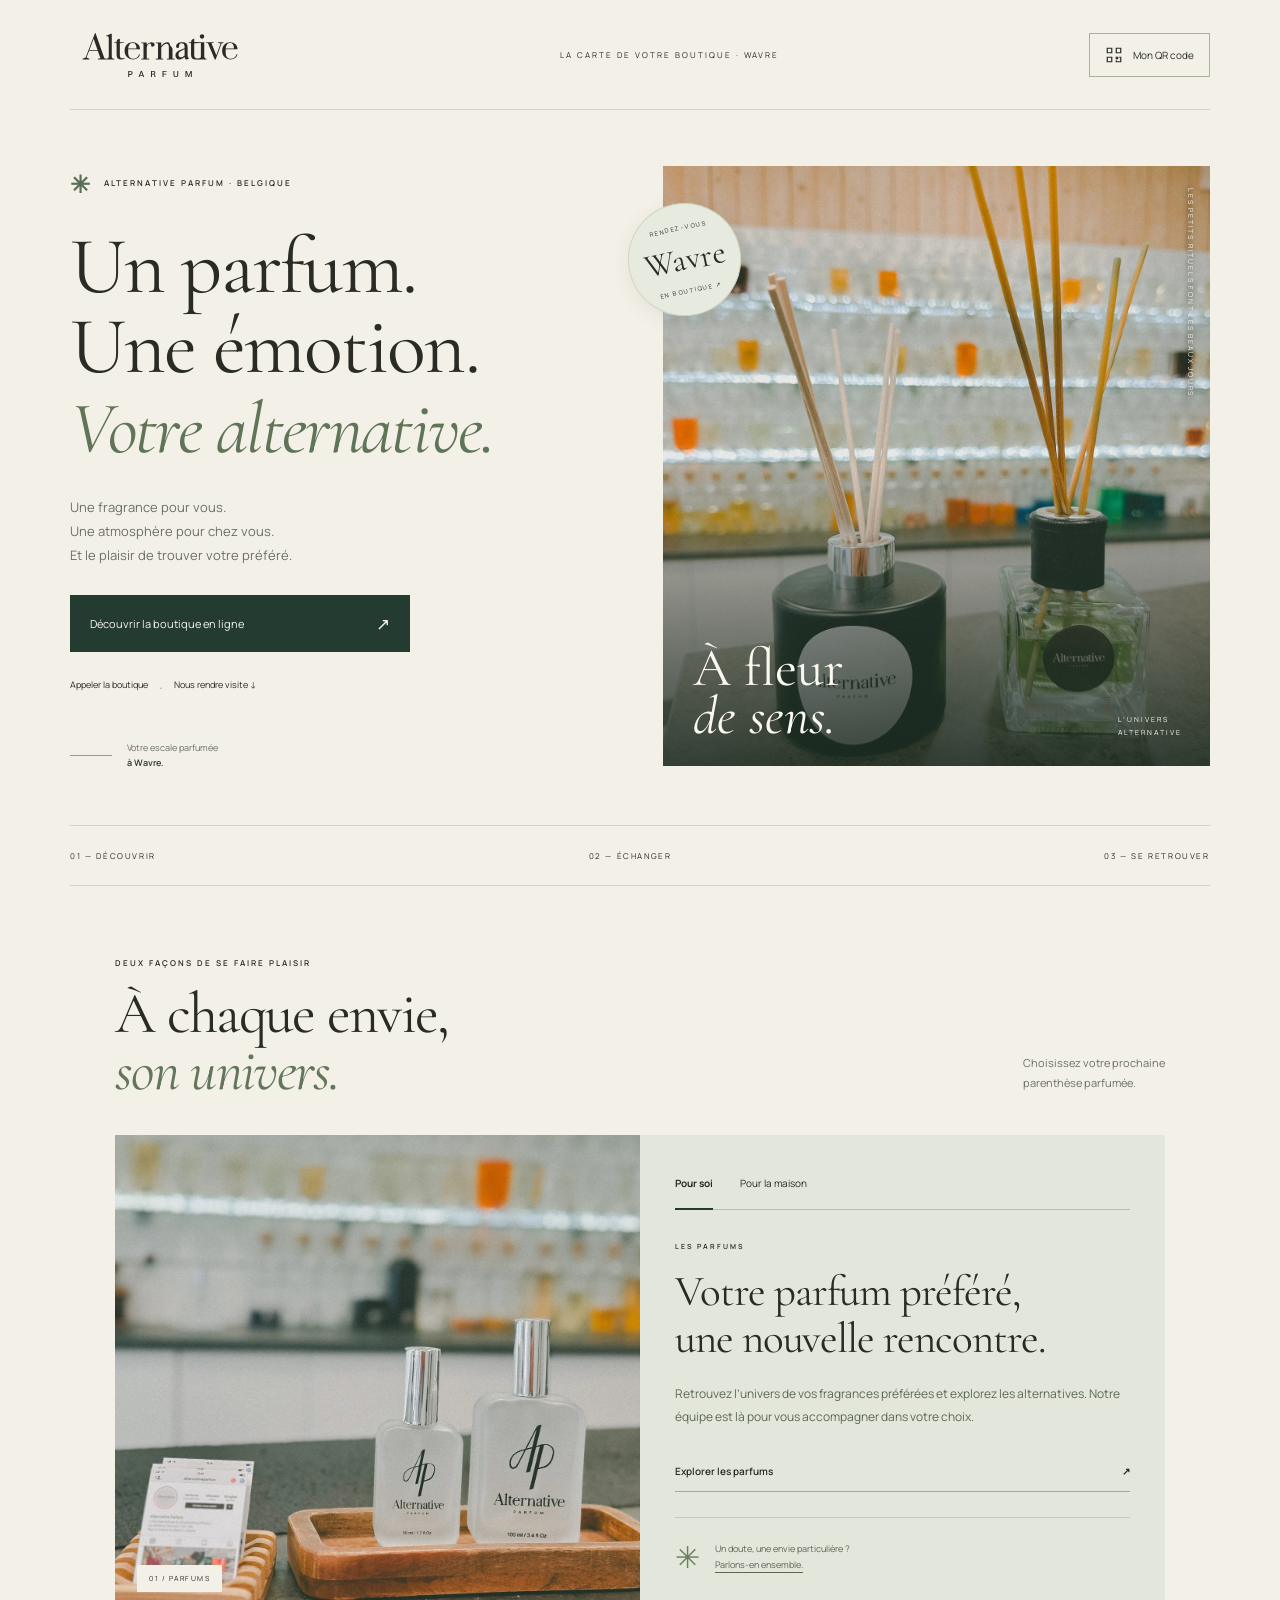
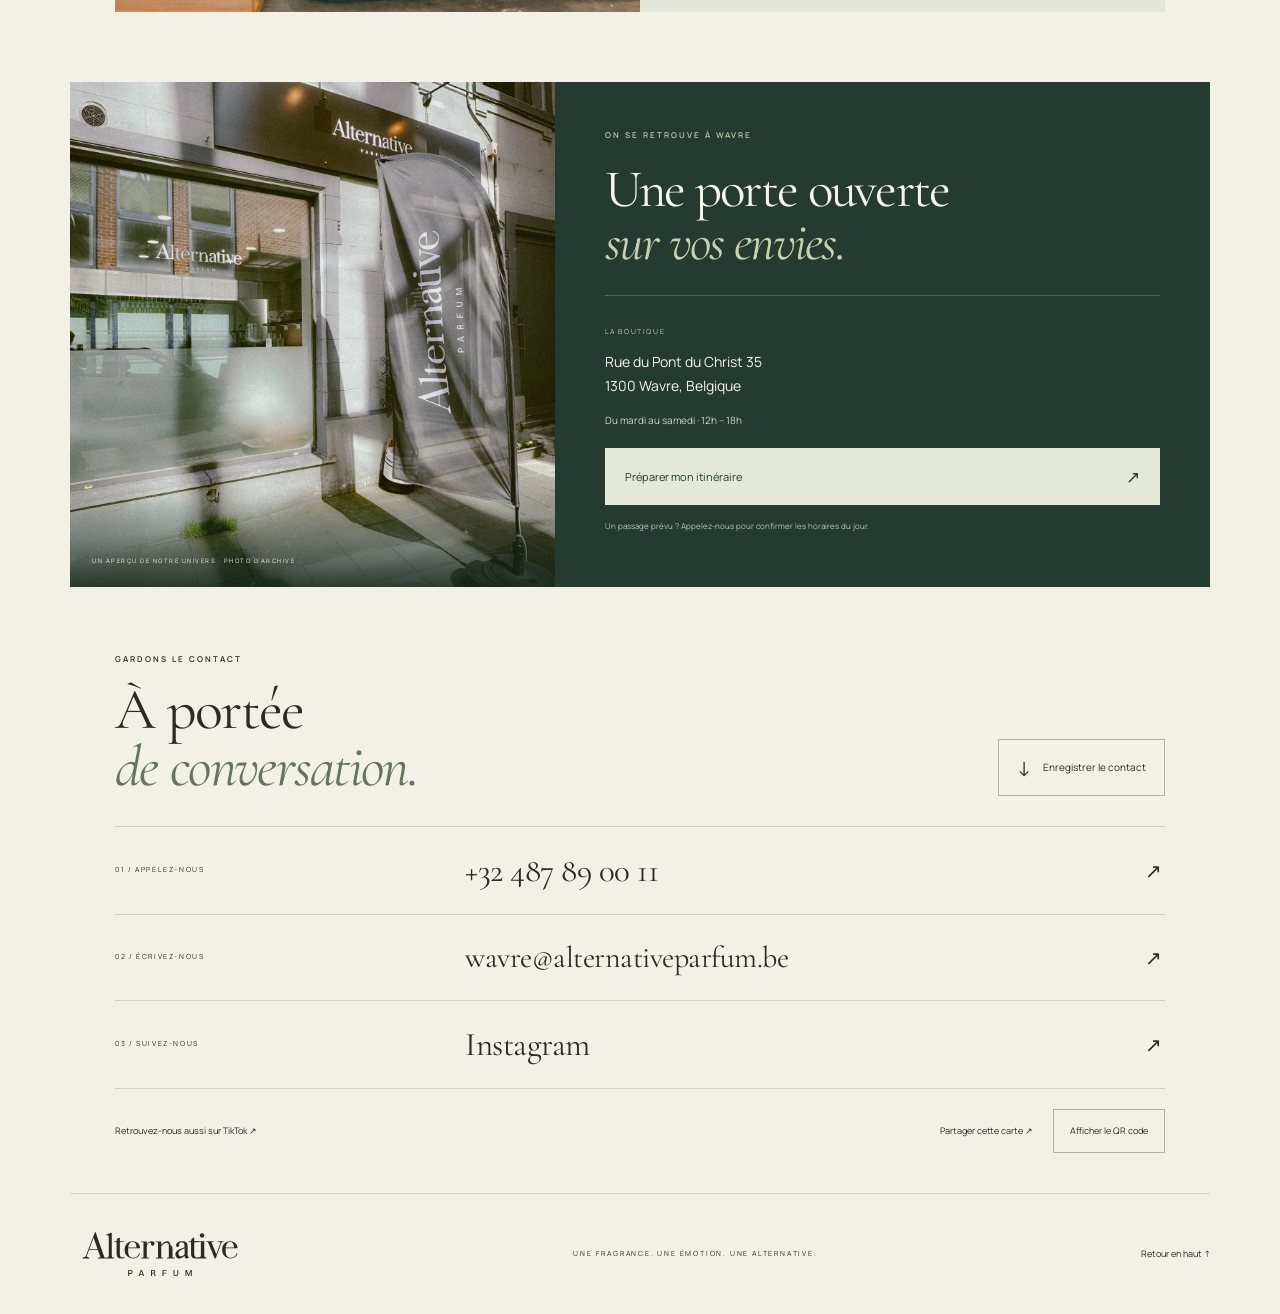
<file: index.html>
<!doctype html><html lang="fr"><head><meta charset="utf-8"><meta name="viewport" content="width=device-width,initial-scale=1"><meta name="theme-color" content="#233b31"><meta name="description" content="Alternative Parfum à Wavre. Découvrez les parfums et mikados, contactez la boutique et retrouvez-nous rue du Pont du Christ 35."><title>Alternative Parfum · Votre escale parfumée à Wavre</title><link rel="icon" href="logo-dark.svg"><link rel="stylesheet" href="style.css"><script src="app.js" defer></script></head><body>
<a class="skip" href="#contact">Aller aux coordonnées</a><main>
<header><a href="index.html" class="brand" aria-label="Alternative Parfum, accueil"><img src="logo-dark.svg" alt="Alternative Parfum" width="166" height="65"></a><span class="header-note">LA CARTE DE VOTRE BOUTIQUE · WAVRE</span><a class="qr-button" href="qr.html"><svg viewBox="0 0 24 24" aria-hidden="true"><path d="M3 3h6v6H3zM15 3h6v6h-6zM3 15h6v6H3zM15 15h2v2h-2zM19 15h2v6h-6v-2"/></svg><span>Mon QR code</span></a></header>
<section class="hero" aria-labelledby="hero-title"><div class="hero-copy"><p class="eyebrow"><span class="tiny-star">✳</span> ALTERNATIVE PARFUM · BELGIQUE</p><h1 id="hero-title">Un parfum.<br>Une émotion.<br><em>Votre alternative.</em></h1><p class="hero-description">Une fragrance pour vous.<br>Une atmosphère pour chez vous.<br>Et le plaisir de trouver votre préféré.</p><a class="primary" href="https://www.alternativeparfum.fr/" target="_blank" rel="noopener noreferrer">Découvrir la boutique en ligne <span aria-hidden="true">↗</span></a><div class="hero-secondary"><a href="tel:+32487890011">Appeler la boutique</a><span aria-hidden="true">·</span><a href="#visite">Nous rendre visite ↓</a></div><div class="signature"><span class="signature-line"></span><p>Votre escale parfumée<br><strong>à Wavre.</strong></p></div></div><div class="hero-visual"><img class="hero-photo" src="diffusers.webp" width="1200" height="1600" alt="Deux diffuseurs à bâtonnets Alternative Parfum photographiés dans la boutique" fetchpriority="high"><span class="vertical-note">LES PETITS RITUELS FONT LES BEAUX JOURS.</span><div class="photo-caption"><span>À fleur<br><em>de sens.</em></span><span class="caption-number">L’UNIVERS<br>ALTERNATIVE</span></div><a class="visit-stamp" href="#visite"><span>RENDEZ-VOUS</span><strong>Wavre</strong><span>EN BOUTIQUE ↗</span></a></div></section>
<div class="chapter-strip"><span>01 — DÉCOUVRIR</span><span>02 — ÉCHANGER</span><span>03 — SE RETROUVER</span></div>
<section class="universe" id="univers" aria-labelledby="universe-title"><div class="section-header"><div><p class="eyebrow">DEUX FAÇONS DE SE FAIRE PLAISIR</p><h2 id="universe-title">À chaque envie,<br><em>son univers.</em></h2></div><p>Choisissez votre prochaine<br>parenthèse parfumée.</p></div><div class="universe-layout"><div class="universe-image"><img id="universe-photo" src="perfume.webp" alt="Deux flacons de parfum Alternative présentés sur un plateau dans la boutique" width="1200" height="1600" loading="lazy"><span id="universe-index">01 / PARFUMS</span></div><div class="universe-content"><div class="tabs" role="tablist" aria-label="Les univers Alternative"><button id="tab-parfum" role="tab" aria-controls="universe-panel" aria-selected="true" data-universe="parfum">Pour soi</button><button id="tab-maison" role="tab" aria-controls="universe-panel" aria-selected="false" tabindex="-1" data-universe="maison">Pour la maison</button></div><div role="tabpanel" id="universe-panel" aria-labelledby="tab-parfum" tabindex="0"><p class="eyebrow" id="universe-label">LES PARFUMS</p><h3 id="universe-heading">Votre parfum préféré,<br>une nouvelle rencontre.</h3><p id="universe-description">Retrouvez l’univers de vos fragrances préférées et explorez les alternatives. Notre équipe est là pour vous accompagner dans votre choix.</p><a class="text-link" id="universe-link" href="https://www.alternativeparfum.fr/products/parfums-similaires" target="_blank" rel="noopener noreferrer"><span>Explorer les parfums</span><span aria-hidden="true">↗</span></a></div><div class="advice"><span aria-hidden="true">✳</span><p>Un doute, une envie particulière ?<br><a href="mailto:wavre@alternativeparfum.be">Parlons-en ensemble.</a></p></div></div></div></section>
<section class="visit" id="visite" aria-labelledby="visit-title"><div class="visit-photo"><img src="boutique.webp" alt="Devanture Alternative Parfum, photographie d’archive fournie par la boutique" width="1200" height="1600" loading="lazy"><span>UN APERÇU DE NOTRE UNIVERS · PHOTO D’ARCHIVE</span></div><div class="visit-content"><p class="eyebrow">ON SE RETROUVE À WAVRE</p><h2 id="visit-title">Une porte ouverte<br><em>sur vos envies.</em></h2><div class="address"><span class="meta-label">LA BOUTIQUE</span><address>Rue du Pont du Christ 35<br>1300 Wavre, Belgique</address><p class="hours">Du mardi au samedi · 12h – 18h</p><a class="primary" href="https://www.google.com/maps/search/?api=1&query=Alternative%20Parfum%2C%20Rue%20du%20Pont%20du%20Christ%2035%2C%201300%20Wavre%2C%20Belgique" target="_blank" rel="noopener noreferrer">Préparer mon itinéraire <span aria-hidden="true">↗</span></a><p class="visit-note">Un passage prévu ? Appelez-nous pour confirmer les horaires du jour.</p></div></div></section>
<section class="contact" id="contact" aria-labelledby="contact-title"><div class="contact-top"><div><p class="eyebrow">GARDONS LE CONTACT</p><h2 id="contact-title">À portée<br><em>de conversation.</em></h2></div><a href="alternative-parfum.vcf" class="save-contact" download><span aria-hidden="true">↓</span> Enregistrer le contact</a></div><div class="contact-list"><a href="tel:+32487890011"><span class="meta-label">01 / APPELEZ-NOUS</span><span class="contact-value">+32 487 89 00 11</span><span aria-hidden="true">↗</span></a><a href="mailto:wavre@alternativeparfum.be"><span class="meta-label">02 / ÉCRIVEZ-NOUS</span><span class="contact-value email">wavre@alternativeparfum.be</span><span aria-hidden="true">↗</span></a><a href="https://www.instagram.com/alternativeparfum.wavre/" target="_blank" rel="noopener noreferrer"><span class="meta-label">03 / SUIVEZ-NOUS</span><span class="contact-value">Instagram</span><span aria-hidden="true">↗</span></a></div><div class="contact-bottom"><a href="https://www.tiktok.com/@alternativeparfum" target="_blank" rel="noopener noreferrer">Retrouvez-nous aussi sur TikTok ↗</a><div><button id="share">Partager cette carte ↗</button><a class="qr-outline" href="qr.html">Afficher le QR code</a></div></div></section>
<footer><img src="logo-dark.svg" alt="Alternative Parfum" width="160" height="64"><p>UNE FRAGRANCE. UNE ÉMOTION. UNE ALTERNATIVE.</p><a href="#hero-title">Retour en haut ↑</a></footer></main><p id="toast" role="status" aria-live="polite"></p></body></html>
</file>
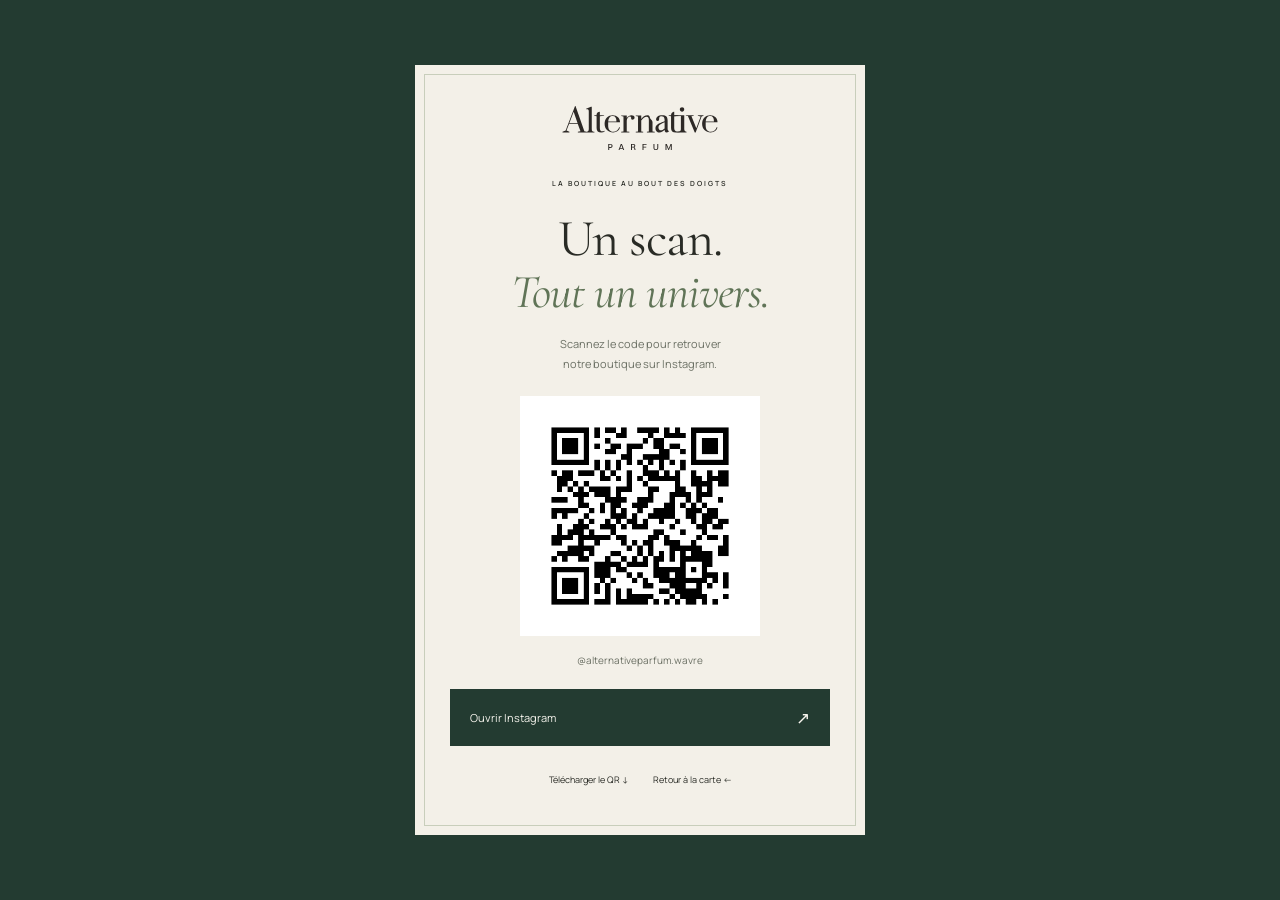
<file: qr.html>
<!doctype html><html lang="fr"><head><meta charset="utf-8"><meta name="viewport" content="width=device-width,initial-scale=1"><meta name="theme-color" content="#233b31"><title>Alternative Parfum · Scannez, découvrez</title><link rel="stylesheet" href="style.css"><link rel="icon" href="logo-dark.svg"></head><body class="qr-body"><main class="qr-card"><a class="brand" href="index.html" aria-label="Retour à la carte Alternative Parfum"><img src="logo-dark.svg" alt="Alternative Parfum" width="180" height="76"></a><p class="eyebrow">LA BOUTIQUE AU BOUT DES DOIGTS</p><h1>Un scan.<br><em>Tout un univers.</em></h1><p>Scannez le code pour retrouver<br>notre boutique sur Instagram.</p><img class="qr-image" src="instagram-qr.png" width="240" height="240" alt="QR code vers instagram.com/alternativeparfum.wavre"><p class="handle">@alternativeparfum.wavre</p><a class="primary" href="https://www.instagram.com/alternativeparfum.wavre/" target="_blank" rel="noopener noreferrer">Ouvrir Instagram <span aria-hidden="true">↗</span></a><div class="qr-links"><a href="instagram-qr.png" download="Alternative-Parfum-Instagram-QR.png">Télécharger le QR ↓</a><a href="index.html">Retour à la carte ←</a></div></main></body></html>
</file>
<file: style.css>
@import url('https://fonts.googleapis.com/css2?family=Cormorant+Garamond:ital,wght@0,400;0,500;1,400;1,500&family=Manrope:wght@400;500;600;700&display=swap');
:root{--stone:#f3f0e8;--forest:#233b31;--ink:#292b25;--muted:#6b7064;--line:#d0d3c5;--sage:#e2e6db;--gold:#b5a071}*{box-sizing:border-box}html{scroll-behavior:smooth}body{margin:0;background:var(--stone);color:var(--ink);font:14px 'Manrope',Arial,sans-serif}main{max-width:1500px;margin:auto}a{color:inherit;text-decoration:none}button{font:inherit;color:inherit;cursor:pointer}a:focus-visible,button:focus-visible,[tabindex]:focus-visible{outline:3px solid #ad8b4d;outline-offset:5px}.skip{position:fixed;top:-100px;left:12px;background:white;padding:15px;z-index:9}.skip:focus{top:12px}header{height:110px;margin:0 5.5%;border-bottom:1px solid var(--line);display:flex;align-items:center;justify-content:space-between;gap:20px}.brand{width:180px;height:76px;display:flex;align-items:center;overflow:hidden}.brand img,footer>img{object-fit:cover;width:180px;height:76px;transform:scale(1.1)}.header-note{font-size:8px;letter-spacing:2px}.qr-button{display:flex;gap:10px;align-items:center;font-size:10px;padding:12px 15px;border:1px solid #a8b1a0;min-height:44px}svg{width:18px;height:18px;fill:none;stroke:currentColor;stroke-width:1.6}.qr-button:hover{background:var(--sage)}.hero{display:grid;grid-template-columns:1fr 1fr;padding:42px 5.5% 45px;gap:45px;align-items:center}.hero-copy{padding:10px 0}.eyebrow{font-size:8px;letter-spacing:2px;line-height:1.8;font-weight:600;margin:0 0 22px}.hero .eyebrow{display:flex;align-items:center;gap:12px}.tiny-star{font-size:24px;color:#596d58}h1,h2,h3{font-family:'Cormorant Garamond',Georgia,serif;font-weight:400;line-height:.99;letter-spacing:-1.7px;margin:0}h1{font-size:clamp(56px,6.3vw,92px)}h1 em{color:#607457;font-size:.91em;font-weight:400;white-space:nowrap}h2{font-size:58px}h2 em{font-weight:400;color:#63765a}h3{font-size:43px;line-height:1.08;letter-spacing:-1px}.hero-description{line-height:1.85;color:var(--muted);font-size:13px;margin:28px 0}.primary{min-height:53px;display:flex;align-items:center;justify-content:space-between;gap:20px;background:var(--forest);color:#f7f5ee;padding:17px 20px;font-size:11px;max-width:340px;transition:background .2s}.primary:hover{background:#3c5744}.primary span{font-size:17px}.hero-secondary{display:flex;gap:12px;font-size:9px;align-items:center;margin-top:18px}.hero-secondary a{padding:8px 0;min-height:35px}.signature{display:flex;gap:15px;align-items:center;margin-top:35px}.signature-line{width:42px;height:1px;background:#93a08b}.signature p{font-size:9px;line-height:1.7;color:var(--muted);margin:0}.signature strong{font-weight:600;color:var(--forest)}.hero-visual{position:relative;height:600px;background:#d7d3c8}.hero-photo{width:100%;height:100%;object-fit:cover;object-position:center 50%;display:block}.hero-visual:after{content:'';position:absolute;inset:50% 0 0;background:linear-gradient(transparent,#18291fd4)}.vertical-note{position:absolute;right:15px;top:22px;writing-mode:vertical-rl;font-size:7px;letter-spacing:1.8px;color:#f5f5e9;text-shadow:0 1px 5px #000;z-index:1}.photo-caption{position:absolute;left:30px;right:28px;bottom:27px;display:flex;justify-content:space-between;align-items:end;color:#fbf8ef;z-index:1}.photo-caption>span:first-child{font:54px/.88 'Cormorant Garamond',Georgia,serif}.caption-number{font-size:7px;letter-spacing:2px;line-height:1.8}.visit-stamp{width:113px;height:113px;border:1px solid #d2d6c4;background:#e7ebdf;border-radius:50%;position:absolute;left:-35px;top:37px;z-index:1;display:flex;flex-direction:column;align-items:center;justify-content:center;gap:8px;transform:rotate(-12deg);box-shadow:0 5px 20px #263e2815}.visit-stamp span{font-size:6px;letter-spacing:1.6px}.visit-stamp strong{font:33px 'Cormorant Garamond',Georgia,serif;font-weight:400}.chapter-strip{margin:0 5.5%;padding:24px 0;border-top:1px solid var(--line);border-bottom:1px solid var(--line);display:flex;justify-content:space-between;font-size:8px;letter-spacing:1.6px}.universe{padding:70px 9%}.section-header{display:flex;justify-content:space-between;align-items:end;margin-bottom:35px;gap:25px}.section-header .eyebrow{margin-bottom:14px}.section-header>p{font-size:11px;line-height:1.8;color:var(--muted);margin-bottom:7px}.universe-layout{display:grid;grid-template-columns:1fr 1fr;background:var(--sage)}.universe-image{position:relative;min-height:440px;overflow:hidden}.universe-image img{width:100%;height:100%;object-fit:cover;position:absolute;object-position:50% 55%}.universe-image>span{position:absolute;bottom:20px;left:22px;background:var(--stone);padding:9px 12px;font-size:7px;letter-spacing:1.5px}.universe-content{padding:30px 35px}.tabs{display:flex;border-bottom:1px solid #b5bfa9;gap:27px;margin-bottom:31px}.tabs button{background:none;border:0;min-height:44px;padding:7px 0 15px;position:relative;font-size:10px}.tabs [aria-selected=true]{font-weight:700}.tabs [aria-selected=true]:after{content:'';position:absolute;bottom:-1px;left:0;right:0;background:var(--forest);height:2px}#universe-panel .eyebrow{font-size:7px;margin-bottom:15px}#universe-panel>p:not(.eyebrow){font-size:12px;line-height:1.9;color:#5d6957;margin:22px 0}.text-link{display:flex;justify-content:space-between;align-items:center;padding:13px 0;border-bottom:1px solid #9fab91;font-size:10px;font-weight:600;gap:15px}.advice{display:flex;gap:15px;align-items:center;margin-top:25px;border-top:1px solid #c4cbb9;padding-top:14px}.advice>span{font-size:30px;color:#6c805e}.advice p{font-size:9px;line-height:1.8;color:#5b6655}.advice a{text-decoration:underline;text-underline-offset:4px}.visit{display:grid;grid-template-columns:.85fr 1.15fr;margin:0 5.5% 65px;background:var(--forest);color:#f6f5e9;overflow:hidden}.visit-photo{position:relative;min-height:500px}.visit-photo img{position:absolute;width:100%;height:100%;object-fit:cover;object-position:center}.visit-photo:after{content:'';position:absolute;inset:80% 0 0;background:linear-gradient(transparent,#13251dd9)}.visit-photo>span{position:absolute;left:22px;bottom:20px;font-size:6px;letter-spacing:1.5px;z-index:1;max-width:90%;line-height:1.8}.visit-content{padding:46px 50px}.visit h2{font-size:53px}.visit h2 em{color:#c8d1ad}.visit .eyebrow{color:#bfc7a9;margin-bottom:21px}.address{margin-top:27px;border-top:1px solid #52644f;padding-top:23px}.meta-label{font-size:7px;letter-spacing:1.6px;line-height:1.7}.address .meta-label{color:#c4cdaf}address{font-style:normal;font-size:14px;line-height:1.7;margin-top:12px}.hours{font-size:10px;color:#d2d5c0;margin:15px 0 21px}.visit .primary{background:#e4e8d7;color:var(--forest);max-width:100%}.visit .primary:hover{background:#cdd7bb}.visit-note{font-size:8px;line-height:1.7;color:#bfc7ac;margin-top:14px}.contact{padding:0 9% 40px}.contact-top{display:flex;align-items:end;justify-content:space-between;margin-bottom:30px;gap:25px}.contact-top .eyebrow{margin-bottom:15px}.save-contact{display:flex;align-items:center;gap:12px;font-size:10px;padding:14px 18px;border:1px solid #adb79f;min-height:44px}.save-contact>span{font-size:20px}.contact-list{border-top:1px solid var(--line)}.contact-list>a{display:grid;grid-template-columns:1fr 2fr 20px;align-items:center;gap:20px;padding:24px 0;border-bottom:1px solid var(--line);transition:color .2s}.contact-list>a:hover{color:#6c8057}.contact-value{font:33px 'Cormorant Garamond',Georgia,serif;letter-spacing:-.5px}.contact-value.email{font-size:30px}.contact-list>a>span:last-child{font-size:20px}.contact-bottom{display:flex;justify-content:space-between;align-items:center;gap:20px;margin-top:20px;font-size:9px}.contact-bottom>div{display:flex;gap:20px;align-items:center}.contact-bottom button{font-size:9px;background:none;border:0;min-height:44px;padding:10px 0}.qr-outline{border:1px solid #a9b59e;padding:13px 16px;min-height:44px;display:flex;align-items:center}footer{margin:0 5.5%;border-top:1px solid var(--line);padding:22px 0;display:flex;align-items:center;justify-content:space-between;gap:25px}footer p{font-size:7px;letter-spacing:1.8px}footer>a{font-size:9px;min-height:44px;display:flex;align-items:center}#toast{position:fixed;left:50%;bottom:20px;transform:translateX(-50%);background:var(--forest);color:white;padding:15px 22px;margin:0;z-index:5;font-size:12px;max-width:90%;text-align:center}#toast:empty{display:none}.qr-body{min-height:100vh;display:grid;place-items:center;padding:30px 20px;background:var(--forest)}.qr-card{max-width:450px;width:100%;padding:25px 35px 30px;background:var(--stone);text-align:center;position:relative}.qr-card:before{content:'';position:absolute;inset:9px;border:1px solid #c8cebb;pointer-events:none}.qr-card .brand{margin:0 auto 12px}.qr-card h1{font-size:52px;margin:20px 0 18px;letter-spacing:-1px}.qr-card .eyebrow{font-size:7px}.qr-card p:not(.eyebrow){font-size:11px;line-height:1.8;color:var(--muted)}.qr-image{display:block;width:240px;max-width:100%;height:auto;margin:22px auto 15px;border:10px solid white}.qr-card .handle{font-size:10px!important;overflow-wrap:anywhere}.qr-card .primary{max-width:100%;margin-top:20px}.qr-links{display:flex;justify-content:center;gap:25px;font-size:9px;margin-top:15px}.qr-links>a{min-height:44px;padding:12px 0}
@media(max-width:1050px){.hero{gap:32px}.hero-visual{height:560px}h1{font-size:66px}.hero .eyebrow{font-size:7px;letter-spacing:1.5px}h2{font-size:51px}h3{font-size:36px}.universe{padding:58px 5.5%}.universe-content{padding:25px 25px}.visit-content{padding:37px 32px}.visit h2{font-size:45px}.contact{padding-left:5.5%;padding-right:5.5%}.contact-value{font-size:29px}.contact-value.email{font-size:26px}}
@media(max-width:700px){header{height:88px;margin:0 23px;gap:15px}.header-note{display:none}.brand{width:142px;height:65px}.brand img{width:145px;height:65px}.qr-button{font-size:9px;padding:10px 12px;gap:8px}.hero{grid-template-columns:1fr;padding:28px 24px 30px;gap:30px}.hero-copy{padding:0}.hero .eyebrow{font-size:6px;letter-spacing:1.5px;margin-bottom:19px}.tiny-star{font-size:22px}h1{font-size:61px;letter-spacing:-1.8px}h1 em{font-size:.88em}.hero-description{font-size:12px;margin:23px 0}.primary{max-width:100%;font-size:10px;min-height:54px}.hero-secondary{justify-content:center;font-size:9px;margin-top:12px}.signature{margin-top:20px}.signature p{font-size:8px}.hero-visual{height:440px;margin-left:16px}.visit-stamp{width:90px;height:90px;left:-24px;top:20px;gap:6px}.visit-stamp strong{font-size:28px}.visit-stamp span{font-size:5px}.photo-caption{left:24px;bottom:25px}.photo-caption>span:first-child{font-size:49px}.caption-number{font-size:6px}.vertical-note{font-size:6px;right:12px}.chapter-strip{margin:0 24px;font-size:6px;letter-spacing:1px;padding:20px 0;gap:10px}.universe{padding:40px 24px}.section-header{display:block;margin-bottom:25px}.section-header .eyebrow{font-size:7px;margin-bottom:13px}h2{font-size:49px}.section-header>p{font-size:11px;margin-top:20px}.section-header>p br{display:none}.universe-layout{grid-template-columns:1fr}.universe-image{height:300px;min-height:0}.universe-image img{object-position:center 62%}.universe-content{padding:23px 24px 26px}.tabs{margin-bottom:25px}.tabs button{font-size:10px}h3{font-size:35px}#universe-panel>p:not(.eyebrow){font-size:12px}.advice{margin-top:22px}.visit{margin:0 24px 40px;grid-template-columns:1fr}.visit-photo{min-height:300px;height:300px}.visit-photo img{object-position:center 40%}.visit-photo>span{font-size:5px}.visit-content{padding:30px 24px}.visit h2{font-size:39px}.visit .eyebrow{font-size:7px}.address{margin-top:23px}.address address{font-size:13px}.hours{font-size:9px}.contact{padding:0 24px 30px}.contact-top{align-items:start;flex-direction:column;gap:22px}.contact-top h2{font-size:48px}.contact-top .eyebrow{font-size:7px}.save-contact{font-size:10px;padding:10px 15px}.contact-list>a{grid-template-columns:1fr 20px;gap:10px;padding:22px 0}.contact-list .meta-label{grid-column:1/-1;font-size:6px}.contact-value{font-size:29px}.contact-value.email{font-size:23px;overflow-wrap:anywhere}.contact-bottom{flex-direction:column;align-items:start;gap:14px;font-size:8px}.contact-bottom>div{width:100%;justify-content:space-between;gap:12px}.contact-bottom button{font-size:8px}.qr-outline{font-size:8px}footer{margin:0 24px;padding:15px 0 25px;flex-wrap:wrap;gap:15px}footer>img{width:140px;height:65px}footer p{order:3;flex-basis:100%;font-size:5px;letter-spacing:1.5px;margin:0}footer>a{font-size:8px}.qr-card{padding:25px 23px}.qr-card h1{font-size:48px}}
@media(max-width:360px){header{margin:0 20px}.brand{width:125px}.brand img{width:130px}.qr-button{font-size:8px;padding:10px}.hero{padding-left:20px;padding-right:20px}h1{font-size:54px}.hero .eyebrow{letter-spacing:1px}.hero-visual{height:390px}.chapter-strip{font-size:5px;margin:0 20px}.universe{padding-left:20px;padding-right:20px}.visit{margin-left:20px;margin-right:20px}.visit-content{padding-left:20px;padding-right:20px}.visit h2{font-size:35px}.contact{padding-left:20px;padding-right:20px}.contact-value.email{font-size:21px}.contact-bottom button{font-size:7px}.qr-outline{font-size:7px}.qr-card h1{font-size:43px}}
@media(prefers-reduced-motion:reduce){html{scroll-behavior:auto}*{transition:none!important}}
</file>
